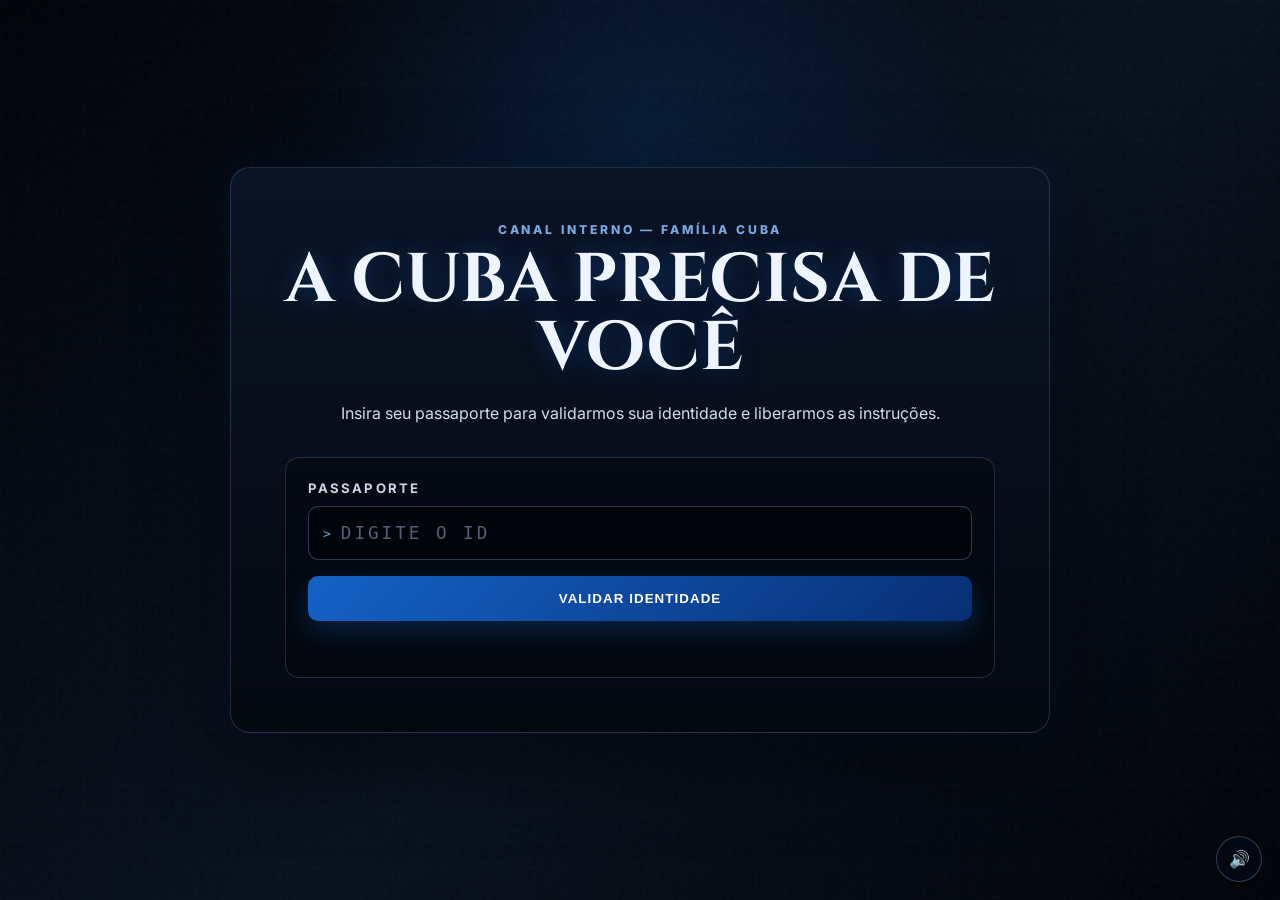
<file: convocacao-equipe/index.html>
<!DOCTYPE html>
<html lang="pt-BR">
<head>
  <meta charset="UTF-8">
  <meta name="viewport" content="width=device-width, initial-scale=1.0">
  <meta name="theme-color" content="#03060b">
  <title>Convocação Interna</title>
  <link rel="preconnect" href="https://fonts.googleapis.com">
  <link rel="preconnect" href="https://fonts.gstatic.com" crossorigin>
  <link href="https://fonts.googleapis.com/css2?family=Cinzel:wght@600;700;800&family=Inter:wght@400;500;600;700&display=swap" rel="stylesheet">
  <link rel="stylesheet" href="style.css">
</head>
<body>
  <div class="grid-bg"></div>
  <div class="noise"></div>
  <div id="flash" class="flash"></div>

  <main class="shell">
    <section id="accessPanel" class="panel">
      <p class="eyebrow">CANAL INTERNO — FAMÍLIA CUBA</p>
      <h1>A CUBA PRECISA DE VOCÊ</h1>
      <p class="subtitle">
        Insira seu passaporte para validarmos sua identidade e liberarmos as instruções.
      </p>

      <form id="passportForm" autocomplete="off">
        <label for="passport">PASSAPORTE</label>
        <div class="field">
          <span>&gt;</span>
          <input id="passport" type="password" inputmode="numeric" maxlength="8" placeholder="DIGITE O ID" required>
        </div>
        <button class="btn primary" type="submit">VALIDAR IDENTIDADE</button>
        <p id="accessMessage" class="message" aria-live="polite"></p>
      </form>
    </section>

    <section id="confirmPanel" class="panel hidden">
      <p class="eyebrow success">IDENTIDADE LOCALIZADA</p>
      <h2>CONFIRMAÇÃO NECESSÁRIA</h2>

      <div class="identity-card">
        <div class="avatar">C</div>
        <div class="identity-data">
          <span>REGISTRO AUTORIZADO</span>
          <strong id="identityName"></strong>
          <small id="identityPassport"></small>
        </div>
      </div>

      <div class="question">
        <p>Por favor, confirme sua identidade.</p>
        <h3>É VOCÊ?</h3>
      </div>

      <div class="actions">
        <button id="confirmIdentity" class="btn primary">SIM, SOU EU</button>
        <button id="rejectIdentity" class="btn ghost">NÃO SOU EU</button>
      </div>
    </section>

    <section id="missionPanel" class="panel hidden">
      <p class="eyebrow success">IDENTIDADE CONFIRMADA</p>
      <h2>CONVOCAÇÃO DE APOIO</h2>

      <div class="mission-copy">
        <p><strong id="missionName"></strong>, a Família Cuba precisa de você neste momento.</p>

        <div class="alert-box">
          <span>INFORMAÇÃO PRIORITÁRIA</span>
          <h3>DUAS PESSOAS ESTARÃO NAS LOCALIZAÇÕES INFORMADAS NA RÁDIO DA FAMÍLIA.</h3>
        </div>

        <p>
          Elas são possíveis novos membros e estarão passando por uma avaliação.
          Sua presença será importante para garantir o andamento da missão, observar a postura
          dos candidatos e ajudar a família no que for necessário.
        </p>

        <p class="final-call">
          Permaneça atento à rádio e siga as instruções repassadas pelos responsáveis pela operação.
        </p>
      </div>

      <div class="actions single">
        <button id="confirmPresence" class="btn primary">CONFIRMAR PRESENÇA</button>
      </div>
    </section>

    <section id="finalPanel" class="panel hidden final-panel">
      <p class="eyebrow success">PRESENÇA CONFIRMADA</p>
      <h2>AGUARDE AS INSTRUÇÕES NA RÁDIO</h2>
      <p>
        Sua confirmação foi registrada localmente. Fique disponível para a operação e acompanhe o canal da família.
      </p>
      <blockquote>“Silêncio também mata.”</blockquote>
      <button id="restart" class="btn ghost">ENCERRAR ACESSO</button>
    </section>
  </main>

  <button id="soundToggle" class="sound-toggle" type="button" aria-label="Ativar ou desativar o som">🔊</button>

  <audio id="hackAudio" src="audios/interferencia-hack.mp3" preload="auto"></audio>
  <audio id="suspenseAudio" src="audios/suspense.mp3" preload="auto" loop></audio>

  <script src="script.js"></script>
</body>
</html>
</file>
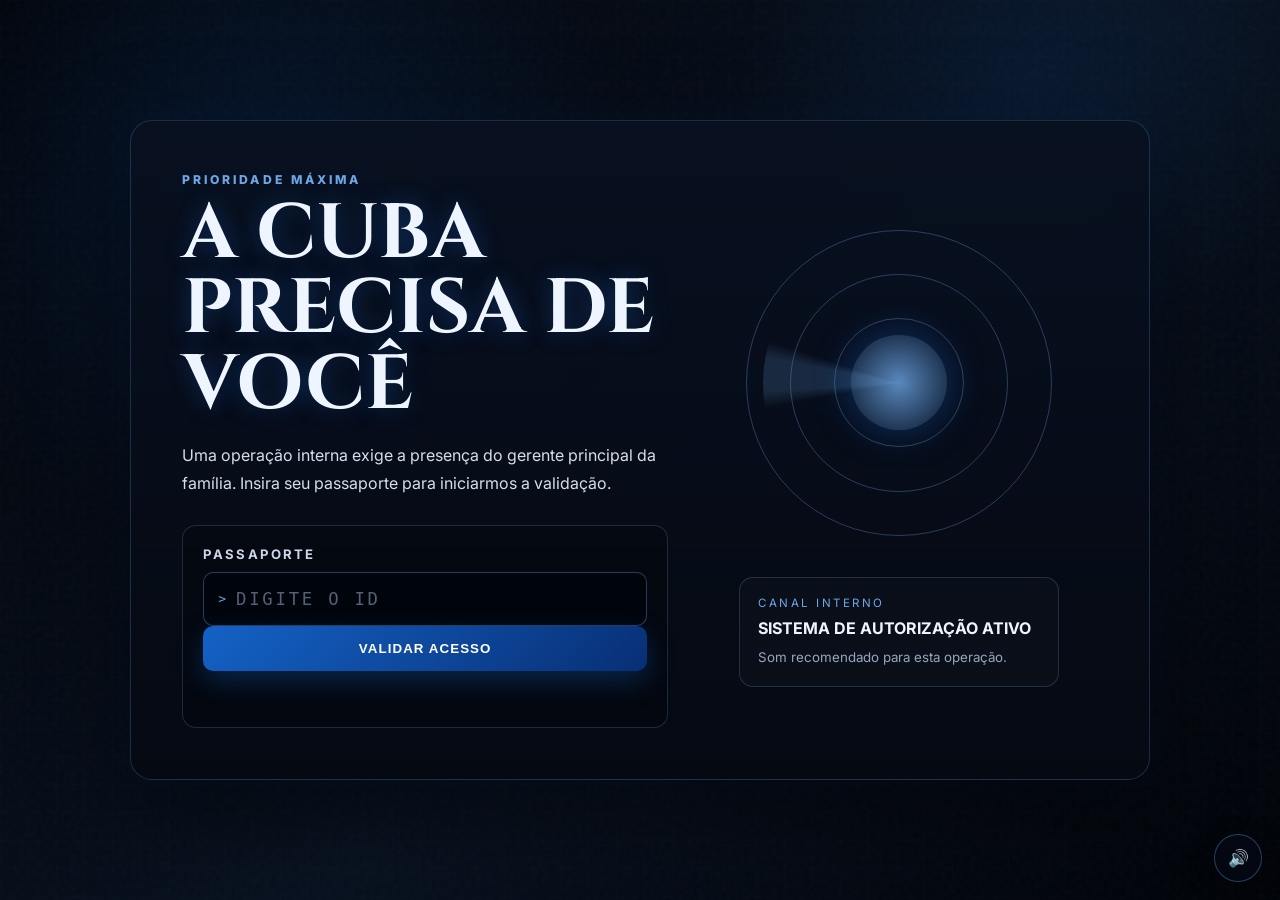
<file: operacao-raissa/index.html>
<!DOCTYPE html>
<html lang="pt-BR">
<head>
  <meta charset="UTF-8">
  <meta name="viewport" content="width=device-width, initial-scale=1.0">
  <meta name="theme-color" content="#03060b">
  <title>Arquivo Prioritário</title>
  <link rel="preconnect" href="https://fonts.googleapis.com">
  <link rel="preconnect" href="https://fonts.gstatic.com" crossorigin>
  <link href="https://fonts.googleapis.com/css2?family=Cinzel:wght@600;700;800&family=Inter:wght@400;500;600;700&display=swap" rel="stylesheet">
  <link rel="stylesheet" href="style.css">
</head>
<body>
  <div class="bg-grid"></div>
  <div class="bg-noise"></div>
  <div id="flash" class="flash"></div>

  <main class="layout">
    <section id="entryPanel" class="panel hero-panel">
      <div class="hero-left">
        <p class="eyebrow">PRIORIDADE MÁXIMA</p>
        <h1>A CUBA PRECISA DE VOCÊ</h1>
        <p class="lead">
          Uma operação interna exige a presença do gerente principal da família.
          Insira seu passaporte para iniciarmos a validação.
        </p>

        <form id="passportForm" class="access-form" autocomplete="off">
          <label for="passport">PASSAPORTE</label>
          <div class="field">
            <span>&gt;</span>
            <input id="passport" type="password" inputmode="numeric" maxlength="8" placeholder="DIGITE O ID" required>
          </div>
          <button type="submit" class="btn primary">VALIDAR ACESSO</button>
          <p id="entryMessage" class="message" aria-live="polite"></p>
        </form>
      </div>

      <div class="hero-right">
        <div class="scanner">
          <div class="scanner-ring ring-a"></div>
          <div class="scanner-ring ring-b"></div>
          <div class="scanner-ring ring-c"></div>
          <div class="scanner-core"></div>
          <div class="scanner-line"></div>
        </div>
        <div class="side-note">
          <span>CANAL INTERNO</span>
          <strong>SISTEMA DE AUTORIZAÇÃO ATIVO</strong>
          <small>Som recomendado para esta operação.</small>
        </div>
      </div>
    </section>

    <section id="identityPanel" class="panel hidden">
      <div class="header-row">
        <div>
          <p class="eyebrow success">IDENTIDADE LOCALIZADA</p>
          <h2>VERIFICAÇÃO BIOMÉTRICA</h2>
        </div>
        <div class="status-box">
          <span>CANAL</span>
          <strong>SEGURO</strong>
        </div>
      </div>

      <div class="identity-layout">
        <div class="portrait-frame">
          <img id="identityPhoto" src="../images/raissa.png" alt="Foto de Raissa Fernandez">
        </div>

        <div class="identity-info">
          <div class="data-card">
            <span>NOME IDENTIFICADO</span>
            <strong id="identityName">Raissa Fernandez</strong>
          </div>

          <div class="data-card">
            <span>PASSAPORTE VALIDADO</span>
            <strong id="identityPassport">7206</strong>
          </div>

          <div class="confirm-box">
            <p>Confirmação aguardando resposta.</p>
            <div id="identityButtons" class="actions hidden">
              <button id="confirmIdentity" class="btn primary">SIM, SOU EU</button>
              <button id="rejectIdentity" class="btn ghost">NÃO SOU EU</button>
            </div>
          </div>
        </div>
      </div>
    </section>

    <section id="decisionPanel" class="panel hidden">
      <div class="header-row">
        <div>
          <p class="eyebrow success">AUTORIZAÇÃO LIBERADA</p>
          <h2>CONVOCAÇÃO INTERNA</h2>
        </div>
        <div class="status-box">
          <span>FUNÇÃO</span>
          <strong>GERENTE PRINCIPAL</strong>
        </div>
      </div>

      <div class="message-card">
        <p class="intro-name">Raissa,</p>
        <p>
          uma missão de recrutamento foi autorizada e a Família Cuba precisa de você para conduzir a operação.
        </p>
        <p>
          Até <strong>três possíveis membros</strong> serão avaliados. Sua função será liderar, observar e decidir se eles estão preparados para caminhar ao nosso lado.
        </p>
        <blockquote>
          A Cuba poderá contar com seu gerente principal para essa missão?
        </blockquote>
      </div>

      <div class="actions">
        <button id="acceptCall" class="btn primary">A CUBA PODE CONTAR COMIGO</button>
        <button id="declineCall" class="btn ghost">NÃO ESTOU DISPONÍVEL</button>
      </div>
    </section>

    <section id="missionPanel" class="panel hidden">
      <div class="header-row">
        <div>
          <p class="eyebrow success">RESPONSABILIDADE CONFIRMADA</p>
          <h2>OPERAÇÃO: ENTREGA SOB SUSPEITA</h2>
        </div>
        <div class="status-box">
          <span>STATUS</span>
          <strong>ATIVA</strong>
        </div>
      </div>

      <div class="mission-grid">
        <article class="mission-card">
          <span>01</span>
          <h3>SITUAÇÃO</h3>
          <p>
            Três encomendas abandonadas precisam ser recuperadas antes que caiam em mãos erradas.
            Cada possível contratado ficará responsável por uma localização.
          </p>
        </article>

        <article class="mission-card">
          <span>02</span>
          <h3>OBJETIVO</h3>
          <p>
            Observar como os candidatos se comunicam, lidam com pressão e reagem a abordagens externas
            durante a recuperação e entrega dos pacotes.
          </p>
        </article>

        <article class="mission-card">
          <span>03</span>
          <h3>INSTRUÇÃO AOS CANDIDATOS</h3>
          <p>
            Eles não podem abrir as encomendas. Devem permanecer em contato pelo rádio e informar
            imediatamente qualquer proposta, pressão ou tentativa de desvio.
          </p>
        </article>

        <article class="mission-card">
          <span>04</span>
          <h3>PROVA REAL</h3>
          <p>
            Um contato suspeito poderá tentar comprar a lealdade deles no caminho.
            O verdadeiro teste é ver quem avisa, quem esconde e quem mantém o grupo unido.
          </p>
        </article>

        <article class="mission-card">
          <span>05</span>
          <h3>ENCERRAMENTO</h3>
          <p>
            Reúna todos em um ponto final, questione o que aconteceu e observe honestidade, postura
            e união. Se aprovar, entregue a carta com o link do acesso restrito.
          </p>
        </article>

        <article class="mission-card highlight">
          <span>06</span>
          <h3>FRASE-CHAVE</h3>
          <p>
            A missão nunca foi sobre as encomendas. Foi sobre quem as carregava.
          </p>
        </article>
      </div>
    </section>

    <section id="finalPanel" class="panel hidden final-panel">
      <p id="finalEyebrow" class="eyebrow"></p>
      <h2 id="finalTitle"></h2>
      <p id="finalText"></p>
      <button id="restart" class="btn ghost">ENCERRAR ACESSO</button>
    </section>
  </main>

  <button id="soundToggle" class="sound-toggle" type="button" aria-label="Ativar ou desativar o som">🔊</button>

  <audio id="hackAudio" src="audios/interferencia-hack.mp3" preload="auto"></audio>
  <audio id="welcomeAudio" src="audios/boas-vindas-raissa.mp3" preload="auto"></audio>
  <audio id="missionAudio" src="audios/inicio-missao.mp3" preload="auto"></audio>
  <audio id="suspenseAudio" src="audios/suspense.mp3" preload="auto" loop></audio>

  <script src="script.js"></script>
</body>
</html>
</file>
<file: convocacao-equipe/style.css>
*{box-sizing:border-box}
:root{
  --bg:#02050a;
  --panel:rgba(7,13,25,.94);
  --line:rgba(118,169,224,.23);
  --blue:#1462c6;
  --blue-light:#79aae0;
  --blue-dark:#082f75;
  --text:#eef5ff;
  --muted:#98a9bf;
  --success:#5be0a6;
  --danger:#ff5b66;
}
html,body{min-height:100%;margin:0;background:var(--bg);color:var(--text);font-family:"Inter",sans-serif}
body{
  overflow-x:hidden;
  background:
    radial-gradient(circle at 50% 15%,rgba(20,98,198,.18),transparent 34%),
    linear-gradient(135deg,#010308,#08111f 55%,#010308);
}
body.hacking{animation:shake .07s linear 17}
body.hacking .panel{animation:chromatic .11s steps(2) 10}
.grid-bg,.noise,.flash{position:fixed;inset:0;pointer-events:none}
.grid-bg{
  opacity:.08;
  background-image:
    linear-gradient(rgba(121,170,224,.16) 1px,transparent 1px),
    linear-gradient(90deg,rgba(121,170,224,.16) 1px,transparent 1px);
  background-size:28px 28px
}
.noise{
  opacity:.04;
  background-image:url("data:image/svg+xml,%3Csvg viewBox='0 0 180 180' xmlns='http://www.w3.org/2000/svg'%3E%3Cfilter id='n'%3E%3CfeTurbulence type='fractalNoise' baseFrequency='.9' numOctaves='3' stitchTiles='stitch'/%3E%3C/filter%3E%3Crect width='100%25' height='100%25' filter='url(%23n)' opacity='.7'/%3E%3C/svg%3E")
}
.flash{background:#fff;opacity:0;transition:opacity .08s;z-index:30}
.flash.on{opacity:.85}
.shell{min-height:100vh;display:grid;place-items:center;padding:28px 18px;position:relative}
.panel{
  width:min(820px,100%);
  padding:clamp(26px,5vw,54px);
  border:1px solid var(--line);
  border-radius:20px;
  background:linear-gradient(180deg,rgba(17,30,55,.42),rgba(4,8,16,.96)),var(--panel);
  box-shadow:0 24px 84px rgba(0,0,0,.58),0 0 48px rgba(20,98,198,.11);
  backdrop-filter:blur(14px);
  animation:panelIn .55s ease both
}
.hidden{display:none!important}
.eyebrow{margin:0 0 10px;text-align:center;color:var(--blue-light);font-size:.76rem;font-weight:800;letter-spacing:.24em}
.eyebrow.success{color:var(--success)}
h1,h2,h3{font-family:"Cinzel",serif;margin:0}
h1{text-align:center;font-size:clamp(2.2rem,7vw,4.3rem);line-height:1;text-shadow:0 0 24px rgba(20,98,198,.4)}
h2{text-align:center;font-size:clamp(1.7rem,5vw,3rem);margin-bottom:28px}
.subtitle{max-width:620px;margin:16px auto 30px;text-align:center;color:#d2ddea;line-height:1.7}
form{padding:22px;border:1px solid var(--line);border-radius:14px;background:rgba(0,0,0,.26)}
label{display:block;margin-bottom:10px;color:#cbd7e8;font-size:.82rem;font-weight:700;letter-spacing:.16em}
.field{display:flex;align-items:center;gap:10px;padding:0 14px;border:1px solid rgba(121,170,224,.34);border-radius:10px;background:rgba(1,5,12,.84)}
.field:focus-within{border-color:var(--blue-light);box-shadow:0 0 0 3px rgba(20,98,198,.14)}
.field span{color:var(--blue-light);font-family:monospace}
input{width:100%;padding:16px 0;border:0;outline:0;background:transparent;color:#fff;font-family:monospace;font-size:1.1rem;letter-spacing:.17em}
input::placeholder{color:#536076}
.btn{width:100%;border:0;border-radius:10px;padding:15px 18px;margin-top:16px;cursor:pointer;font-weight:800;letter-spacing:.08em;transition:.2s}
.btn:hover{transform:translateY(-2px)}
.btn.primary{color:#fff;background:linear-gradient(135deg,var(--blue),var(--blue-dark));box-shadow:0 10px 28px rgba(20,98,198,.3)}
.btn.ghost{color:#cad5e5;border:1px solid var(--line);background:transparent}
.message{min-height:20px;margin:14px 0 0;text-align:center;color:var(--muted);font-size:.88rem}
.message.error{color:var(--danger)}
.message.success{color:var(--success)}
.identity-card{display:flex;align-items:center;gap:22px;padding:24px;margin:20px 0;border:1px solid rgba(91,224,166,.32);border-radius:14px;background:linear-gradient(120deg,rgba(91,224,166,.07),rgba(20,98,198,.08)),rgba(0,0,0,.24)}
.avatar{width:110px;height:110px;display:grid;place-items:center;flex:0 0 110px;border-radius:18px;border:1px solid rgba(121,170,224,.45);background:radial-gradient(circle at center,rgba(121,170,224,.46),rgba(20,98,198,.08));font-family:"Cinzel",serif;font-size:3rem;color:#dcecff;box-shadow:0 0 28px rgba(20,98,198,.28)}
.identity-data span,.identity-data strong,.identity-data small{display:block}
.identity-data span{color:var(--success);font-size:.72rem;letter-spacing:.2em}
.identity-data strong{margin:10px 0 8px;font-family:"Cinzel",serif;font-size:clamp(1.3rem,4vw,2.25rem)}
.identity-data small{color:var(--muted);font-family:monospace;letter-spacing:.14em}
.question{text-align:center;margin:28px 0 18px}
.question p{color:var(--muted)}
.question h3{font-size:2rem;color:var(--blue-light)}
.actions{display:grid;grid-template-columns:1fr 1fr;gap:12px}
.actions.single{grid-template-columns:1fr}
.mission-copy{color:#d6e0ec;line-height:1.76}
.mission-copy p{margin:0 0 18px}
.alert-box{margin:28px 0;padding:26px 20px;text-align:center;border-block:1px solid var(--line);background:linear-gradient(90deg,transparent,rgba(20,98,198,.14),transparent)}
.alert-box span{display:block;margin-bottom:10px;color:var(--muted);font-size:.72rem;letter-spacing:.2em}
.alert-box h3{color:var(--blue-light);font-size:clamp(1.35rem,4vw,2.15rem);line-height:1.35}
.final-call{text-align:center;color:var(--blue-light);font-family:"Cinzel",serif;font-size:1.1rem}
.final-panel{text-align:center}
.final-panel p{color:#d4deea;line-height:1.75}
blockquote{margin:30px 0;color:var(--blue-light);font-family:"Cinzel",serif;font-size:clamp(1.3rem,4vw,2rem)}
.sound-toggle{position:fixed;right:18px;bottom:18px;z-index:40;width:46px;height:46px;border:1px solid rgba(121,170,224,.35);border-radius:50%;background:rgba(4,9,19,.88);color:#fff;font-size:1.05rem;cursor:pointer}
@keyframes panelIn{from{opacity:0;transform:translateY(14px) scale(.985)}to{opacity:1;transform:none}}
@keyframes shake{0%{transform:translate(0)}25%{transform:translate(5px,-3px)}50%{transform:translate(-4px,4px)}75%{transform:translate(3px,3px)}100%{transform:translate(0)}}
@keyframes chromatic{0%{filter:drop-shadow(4px 0 0 rgba(255,0,60,.28)) drop-shadow(-4px 0 0 rgba(0,190,255,.28))}100%{filter:drop-shadow(-4px 0 0 rgba(255,0,60,.2)) drop-shadow(4px 0 0 rgba(0,190,255,.2))}}
@media(max-width:640px){
  .panel{padding:26px 18px}
  .identity-card{flex-direction:column;text-align:center}
  .actions{grid-template-columns:1fr}
  .avatar{width:100px;height:100px;flex-basis:100px}
}
</file>
<file: operacao-raissa/style.css>
* { box-sizing: border-box; }

:root {
  --bg: #03060b;
  --panel: rgba(7, 14, 27, 0.92);
  --line: rgba(110, 167, 230, 0.22);
  --blue: #1462c6;
  --blue-soft: #6ea7e6;
  --blue-dark: #082f75;
  --text: #eef5ff;
  --muted: #94a7c0;
  --success: #67e7b0;
  --danger: #ff5b65;
}

html, body {
  min-height: 100%;
  margin: 0;
  background: var(--bg);
  color: var(--text);
  font-family: "Inter", sans-serif;
}

body {
  overflow-x: hidden;
  background:
    radial-gradient(circle at 20% 20%, rgba(20, 98, 198, 0.16), transparent 30%),
    radial-gradient(circle at 80% 10%, rgba(20, 98, 198, 0.11), transparent 22%),
    linear-gradient(135deg, #010308, #08111f 55%, #010308);
}

body.hacking { animation: screenShake 0.07s linear 16; }
body.hacking .panel { animation: chromatic 0.11s steps(2) 10; }

.bg-grid, .bg-noise, .flash {
  position: fixed;
  inset: 0;
  pointer-events: none;
}

.bg-grid {
  opacity: 0.08;
  background-image:
    linear-gradient(rgba(110, 167, 230, 0.15) 1px, transparent 1px),
    linear-gradient(90deg, rgba(110, 167, 230, 0.15) 1px, transparent 1px);
  background-size: 28px 28px;
}

.bg-noise {
  opacity: 0.04;
  background-image: url("data:image/svg+xml,%3Csvg viewBox='0 0 180 180' xmlns='http://www.w3.org/2000/svg'%3E%3Cfilter id='n'%3E%3CfeTurbulence type='fractalNoise' baseFrequency='.9' numOctaves='3' stitchTiles='stitch'/%3E%3C/filter%3E%3Crect width='100%25' height='100%25' filter='url(%23n)' opacity='.7'/%3E%3C/svg%3E");
}

.flash {
  background: white;
  opacity: 0;
  transition: opacity 0.08s;
  z-index: 30;
}
.flash.on { opacity: 0.85; }

.layout {
  min-height: 100vh;
  display: grid;
  place-items: center;
  padding: 28px 18px;
  position: relative;
}

.panel {
  width: min(1020px, 100%);
  padding: clamp(24px, 4vw, 52px);
  border: 1px solid var(--line);
  border-radius: 22px;
  background:
    linear-gradient(180deg, rgba(12, 22, 42, 0.36), rgba(5, 9, 18, 0.96)),
    var(--panel);
  box-shadow:
    0 24px 90px rgba(0, 0, 0, 0.58),
    0 0 50px rgba(20, 98, 198, 0.10);
  backdrop-filter: blur(14px);
  animation: panelIn 0.55s ease both;
}

.hidden { display: none !important; }

.hero-panel {
  display: grid;
  grid-template-columns: 1.1fr .9fr;
  gap: 32px;
  align-items: center;
}

.eyebrow {
  margin: 0 0 10px;
  color: var(--blue-soft);
  font-size: 0.76rem;
  font-weight: 800;
  letter-spacing: 0.25em;
  text-transform: uppercase;
}

.eyebrow.success { color: var(--success); }

h1, h2, h3 {
  font-family: "Cinzel", serif;
  margin: 0;
}

h1 {
  font-size: clamp(2.4rem, 7vw, 4.8rem);
  line-height: 0.98;
  text-shadow: 0 0 22px rgba(20, 98, 198, 0.38);
}

h2 {
  font-size: clamp(1.7rem, 4vw, 3rem);
  line-height: 1.12;
}

.lead {
  margin: 18px 0 28px;
  color: #d5dfeb;
  line-height: 1.75;
  max-width: 560px;
}

.access-form {
  padding: 20px;
  border: 1px solid var(--line);
  border-radius: 14px;
  background: rgba(0, 0, 0, 0.24);
}

label {
  display: block;
  margin-bottom: 10px;
  color: #cbd7e8;
  font-size: .82rem;
  letter-spacing: .16em;
  font-weight: 700;
}

.field {
  display: flex;
  align-items: center;
  gap: 10px;
  padding: 0 14px;
  border: 1px solid rgba(110, 167, 230, 0.35);
  border-radius: 10px;
  background: rgba(1, 5, 12, 0.84);
}

.field:focus-within {
  border-color: var(--blue-soft);
  box-shadow: 0 0 0 3px rgba(20, 98, 198, 0.14);
}

.field span {
  color: var(--blue-soft);
  font-family: monospace;
}

input {
  width: 100%;
  padding: 16px 0;
  border: 0;
  outline: 0;
  background: transparent;
  color: white;
  font-family: monospace;
  font-size: 1.08rem;
  letter-spacing: .16em;
}

input::placeholder { color: #536076; }

.btn {
  width: 100%;
  border: 0;
  border-radius: 10px;
  padding: 15px 18px;
  cursor: pointer;
  font-weight: 800;
  letter-spacing: 0.08em;
  transition: transform .2s ease, opacity .2s ease;
}

.btn:hover { transform: translateY(-2px); }
.btn:disabled { opacity: .65; cursor: wait; transform: none; }

.btn.primary {
  color: white;
  background: linear-gradient(135deg, var(--blue), var(--blue-dark));
  box-shadow: 0 10px 28px rgba(20, 98, 198, 0.32);
}

.btn.ghost {
  color: #cad5e5;
  background: transparent;
  border: 1px solid var(--line);
}

.message {
  min-height: 22px;
  margin: 14px 0 0;
  color: var(--muted);
  font-size: .9rem;
  text-align: center;
}
.message.error { color: var(--danger); }
.message.success { color: var(--success); }

.hero-right {
  display: grid;
  justify-items: center;
  gap: 24px;
}

.scanner {
  position: relative;
  width: min(340px, 70vw);
  aspect-ratio: 1 / 1;
  display: grid;
  place-items: center;
}

.scanner-ring {
  position: absolute;
  border: 1px solid rgba(110, 167, 230, 0.32);
  border-radius: 50%;
}

.ring-a { inset: 5%; }
.ring-b { inset: 18%; }
.ring-c { inset: 31%; }

.scanner-core {
  width: 28%;
  aspect-ratio: 1 / 1;
  border-radius: 50%;
  background: radial-gradient(circle at center, rgba(110, 167, 230, 0.8), rgba(20, 98, 198, 0.08));
  box-shadow: 0 0 38px rgba(20, 98, 198, 0.45);
}

.scanner-line {
  position: absolute;
  inset: 10% 10%;
  border-radius: 50%;
  background: conic-gradient(from 0deg, transparent 0 72%, rgba(110, 167, 230, 0.18) 74% 78%, transparent 80% 100%);
  animation: spin 5s linear infinite;
}

.side-note {
  width: min(320px, 90%);
  padding: 18px;
  border: 1px solid var(--line);
  border-radius: 14px;
  background: rgba(255, 255, 255, 0.02);
}

.side-note span {
  display: block;
  color: var(--blue-soft);
  font-size: .72rem;
  letter-spacing: .22em;
  margin-bottom: 8px;
}

.side-note strong {
  display: block;
  font-size: 1rem;
  margin-bottom: 8px;
}

.side-note small {
  color: var(--muted);
  line-height: 1.6;
}

.header-row {
  display: flex;
  justify-content: space-between;
  gap: 18px;
  align-items: flex-start;
  margin-bottom: 28px;
}

.status-box {
  min-width: 160px;
  padding: 14px 16px;
  border: 1px solid var(--line);
  border-radius: 14px;
  background: rgba(255,255,255,0.025);
}

.status-box span {
  display: block;
  color: var(--muted);
  font-size: .7rem;
  letter-spacing: .2em;
  margin-bottom: 6px;
}

.status-box strong {
  color: var(--blue-soft);
  font-family: "Cinzel", serif;
}

.identity-layout {
  display: grid;
  grid-template-columns: 300px 1fr;
  gap: 28px;
  align-items: stretch;
}

.portrait-frame {
  padding: 14px;
  border-radius: 18px;
  border: 1px solid var(--line);
  background: linear-gradient(180deg, rgba(20, 98, 198, 0.12), rgba(255,255,255,0.02));
}

.portrait-frame img {
  width: 100%;
  aspect-ratio: 4 / 5;
  object-fit: cover;
  object-position: center top;
  border-radius: 12px;
  display: block;
}

.identity-info {
  display: grid;
  gap: 16px;
}

.data-card, .confirm-box, .message-card, .mission-card {
  border: 1px solid var(--line);
  border-radius: 16px;
  background: rgba(255,255,255,0.02);
}

.data-card {
  padding: 20px;
}

.data-card span {
  display: block;
  color: var(--muted);
  font-size: .72rem;
  letter-spacing: .18em;
  margin-bottom: 8px;
}

.data-card strong {
  display: block;
  font-family: "Cinzel", serif;
  font-size: clamp(1.35rem, 3vw, 2.1rem);
}

.confirm-box {
  padding: 22px;
  display: grid;
  gap: 16px;
}

.confirm-box p {
  margin: 0;
  color: #d5dfeb;
  line-height: 1.7;
}

.actions {
  display: grid;
  grid-template-columns: 1fr 1fr;
  gap: 12px;
}

.message-card {
  padding: 28px;
  line-height: 1.78;
  color: #d8e2ee;
}

.message-card p {
  margin: 0 0 18px;
}

.intro-name {
  font-family: "Cinzel", serif;
  font-size: 1.25rem;
  color: var(--blue-soft);
}

blockquote {
  margin: 24px 0 0;
  padding-left: 16px;
  border-left: 2px solid var(--blue);
  color: var(--blue-soft);
  font-family: "Cinzel", serif;
  font-size: clamp(1.1rem, 2.5vw, 1.5rem);
  line-height: 1.6;
}

.mission-grid {
  display: grid;
  grid-template-columns: repeat(2, 1fr);
  gap: 16px;
}

.mission-card {
  padding: 22px;
  min-height: 210px;
}

.mission-card span {
  display: inline-block;
  color: rgba(110,167,230,.65);
  font-family: "Cinzel", serif;
  font-size: 1.8rem;
  margin-bottom: 12px;
}

.mission-card h3 {
  font-size: 1.24rem;
  margin-bottom: 12px;
}

.mission-card p {
  margin: 0;
  color: #d4deea;
  line-height: 1.72;
}

.mission-card.highlight {
  background: linear-gradient(135deg, rgba(20, 98, 198, 0.16), rgba(255, 255, 255, 0.02));
}

.final-panel {
  text-align: center;
}

.final-panel p {
  color: #d5dfeb;
  line-height: 1.8;
  max-width: 720px;
  margin: 0 auto 24px;
}

.sound-toggle {
  position: fixed;
  right: 18px;
  bottom: 18px;
  z-index: 40;
  width: 48px;
  height: 48px;
  border: 1px solid rgba(110, 167, 230, 0.35);
  border-radius: 50%;
  background: rgba(4, 9, 19, 0.88);
  color: white;
  font-size: 1.05rem;
  cursor: pointer;
  box-shadow: 0 8px 26px rgba(0,0,0,.38);
}

@keyframes panelIn {
  from { opacity: 0; transform: translateY(14px) scale(.985); }
  to { opacity: 1; transform: translateY(0) scale(1); }
}

@keyframes spin {
  to { transform: rotate(360deg); }
}

@keyframes screenShake {
  0% { transform: translate(0); }
  25% { transform: translate(5px,-3px); }
  50% { transform: translate(-4px,4px); }
  75% { transform: translate(3px,3px); }
  100% { transform: translate(0); }
}

@keyframes chromatic {
  0% { filter: drop-shadow(4px 0 0 rgba(255,0,60,.28)) drop-shadow(-4px 0 0 rgba(0,190,255,.28)); }
  100% { filter: drop-shadow(-4px 0 0 rgba(255,0,60,.2)) drop-shadow(4px 0 0 rgba(0,190,255,.2)); }
}

@media (max-width: 900px) {
  .hero-panel, .identity-layout, .mission-grid {
    grid-template-columns: 1fr;
  }

  .header-row {
    flex-direction: column;
  }
}

@media (max-width: 620px) {
  .panel { padding: 24px 18px; }
  .actions { grid-template-columns: 1fr; }
  h1 { font-size: clamp(2rem, 10vw, 3.3rem); }
}
</file>
